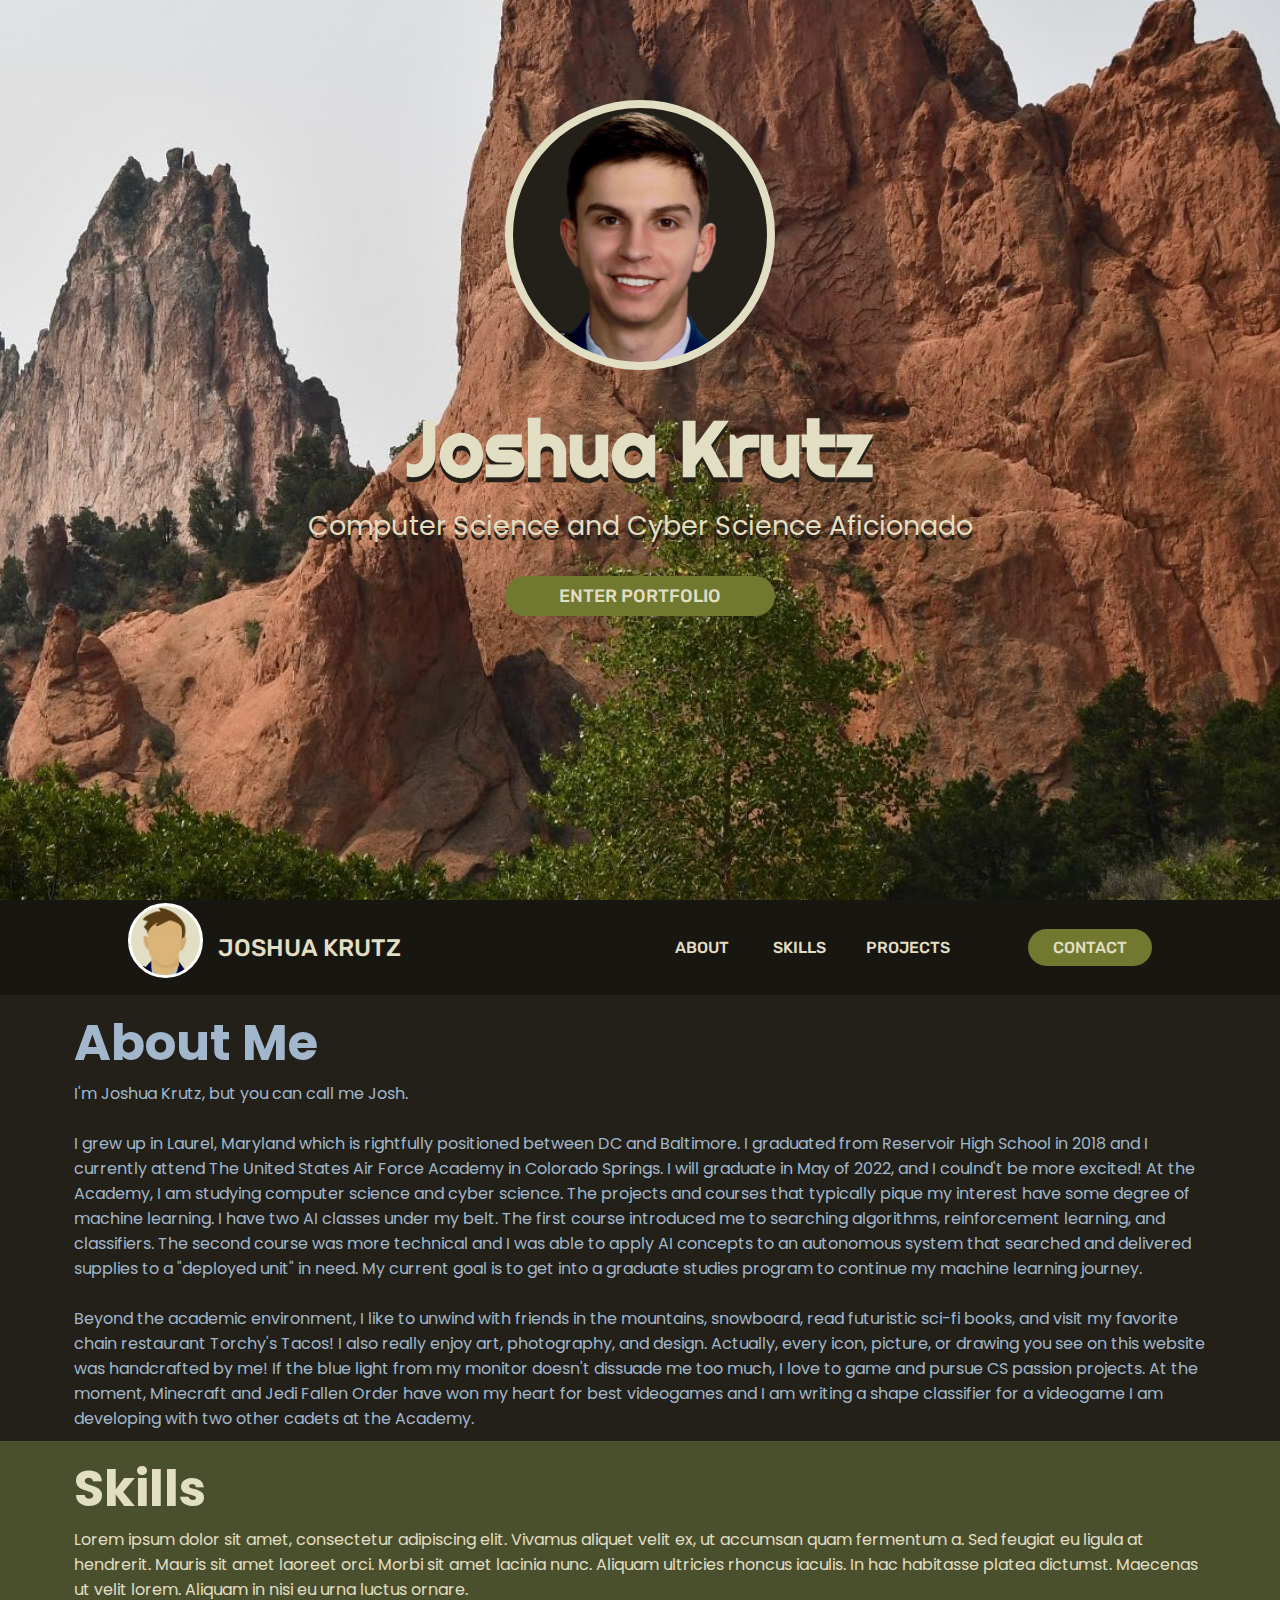
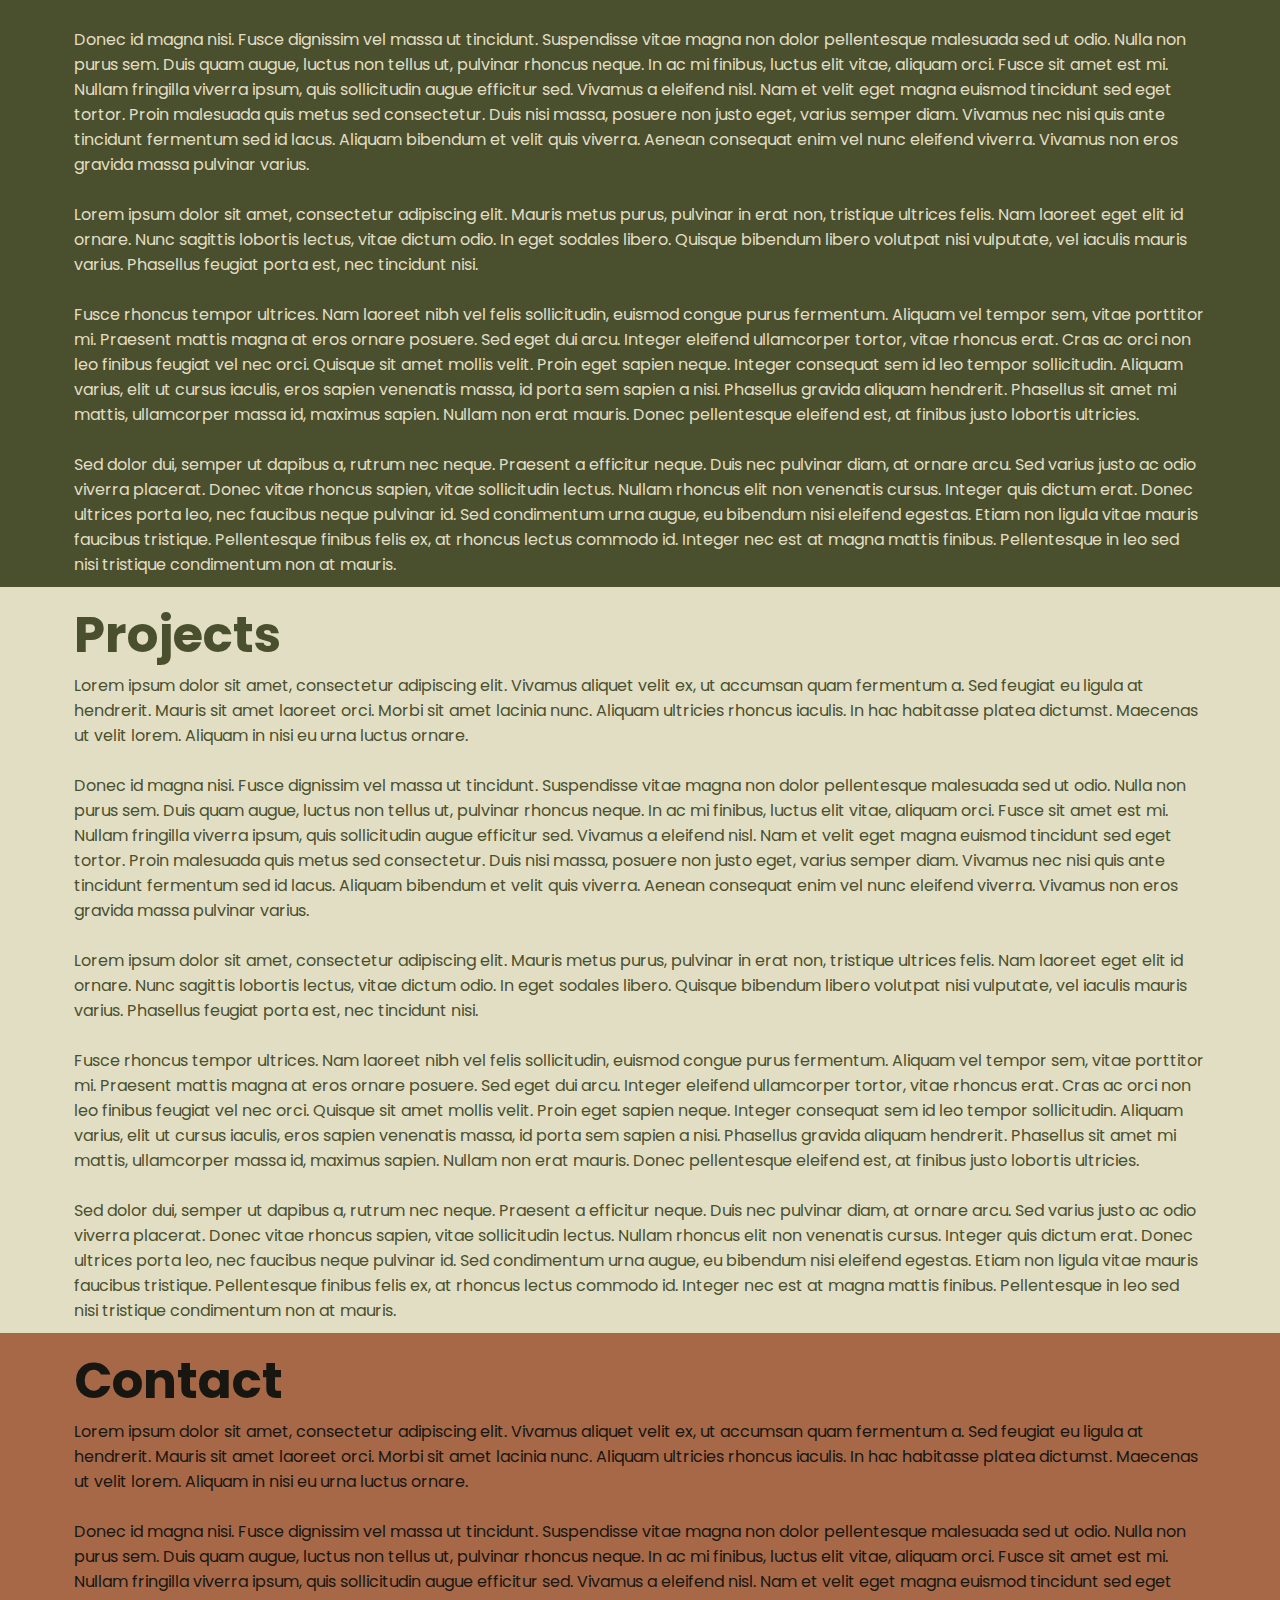
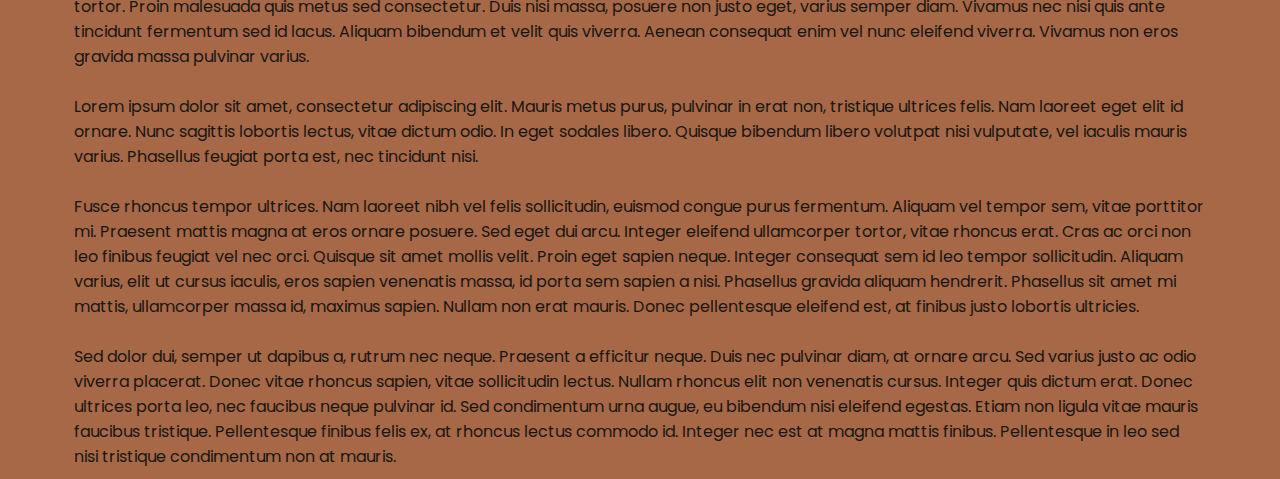
<file: index.html>
<!DOCTYPE html>
<html>
<head>
    <title>Joshua Krutz | Portfolio</title>
    <link rel="stylesheet" href="styles.css">
    <meta name="viewport" content="width=device-width, initial-scale=1, user-scalable=no">

</head>
<body>
    <main class="scroll-container">
        <section class="parallax">
            <div class="circle" id="me"> </div>
            <h1>Joshua Krutz</h1>
            <p>Computer Science and Cyber Science Aficionado</p>
            <button id="call-button"  type="submit">Enter Portfolio</button>
        </section>

        <header id="headerbar">
            <div id="logoandpic">
                <div class="circle" id="me"></div>
                <h2 class="logo">Joshua Krutz</h2>
            </div>
            <nav>
                <ul id="menu">
                    <div id="firstrow">
                        <li><a href="#about" id="menu-li">About</a></li>
                        <li><a href="#skills" id="menu-li">Skills</a></li>
                    </div>
                    <div id="secondrow">
                        <li><a href="#projects" id="menu-li">Projects</a></li>
                        <li><a href="#contact" id="menu-li" class="hidden-list">Contact</a></li>
                    </div>
                </ul>
            </nav>
            <button type="submit" id="contact-btn">Contact</button>
        </header>


        <section id="about">
            <div id="content">
                <h3>About Me</h3>
                <p id="normal-about">
                    I'm Joshua Krutz, but you can call me Josh.
                    <br /><br />
                    I grew up in Laurel, Maryland which is rightfully positioned between DC and Baltimore. I graduated
                    from Reservoir High School in 2018 and I currently attend <span>The United States Air Force Academy</span> in Colorado Springs.
                    I will graduate in May of 2022, and I coulnd't be more excited! At the Academy, I am studying <span>computer science</span>
                    and <span>cyber science</span>. The projects and courses that typically pique my interest have some degree of machine learning.
                    I have two AI classes under my belt. The first course introduced me to searching algorithms, reinforcement learning, and
                    classifiers. The second course was more technical and I was able to apply AI concepts to an autonomous system that searched
                    and delivered supplies to a "deployed unit" in need. My current goal is to get into a graduate studies program to continue my
                    machine learning journey.
                    <br /><br />
                    Beyond the academic environment, I like to unwind with friends in the mountains, snowboard, read futuristic sci-fi books, and
                    visit my favorite chain restaurant Torchy's Tacos! I also really enjoy art, photography, and design. Actually, every icon,
                    picture, or drawing you see on this website was handcrafted by me! If the blue light from my monitor doesn't dissuade me too
                    much, I love to game and pursue CS passion projects. At the moment, Minecraft and Jedi Fallen Order have won my heart for
                    best videogames and I am writing a shape classifier for a videogame I am developing with two other cadets at the Academy.
                </p>
            </div>
        </section>

        <section id="skills">
            <div id="content">
                <h3>Skills</h3>
                <p>
                    Lorem ipsum dolor sit amet, consectetur adipiscing elit. Vivamus aliquet velit ex, ut accumsan quam fermentum a. Sed feugiat eu ligula at hendrerit. Mauris sit amet laoreet orci. Morbi sit amet lacinia nunc. Aliquam ultricies rhoncus iaculis. In hac habitasse platea dictumst. Maecenas ut velit lorem. Aliquam in nisi eu urna luctus ornare.
                    <br /><br />
                    Donec id magna nisi. Fusce dignissim vel massa ut tincidunt. Suspendisse vitae magna non dolor pellentesque malesuada sed ut odio. Nulla non purus sem. Duis quam augue, luctus non tellus ut, pulvinar rhoncus neque. In ac mi finibus, luctus elit vitae, aliquam orci. Fusce sit amet est mi. Nullam fringilla viverra ipsum, quis sollicitudin augue efficitur sed. Vivamus a eleifend nisl. Nam et velit eget magna euismod tincidunt sed eget tortor. Proin malesuada quis metus sed consectetur. Duis nisi massa, posuere non justo eget, varius semper diam. Vivamus nec nisi quis ante tincidunt fermentum sed id lacus. Aliquam bibendum et velit quis viverra. Aenean consequat enim vel nunc eleifend viverra. Vivamus non eros gravida massa pulvinar varius.
                    <br /><br />
                    Lorem ipsum dolor sit amet, consectetur adipiscing elit. Mauris metus purus, pulvinar in erat non, tristique ultrices felis. Nam laoreet eget elit id ornare. Nunc sagittis lobortis lectus, vitae dictum odio. In eget sodales libero. Quisque bibendum libero volutpat nisi vulputate, vel iaculis mauris varius. Phasellus feugiat porta est, nec tincidunt nisi.
                    <br /><br />
                    Fusce rhoncus tempor ultrices. Nam laoreet nibh vel felis sollicitudin, euismod congue purus fermentum. Aliquam vel tempor sem, vitae porttitor mi. Praesent mattis magna at eros ornare posuere. Sed eget dui arcu. Integer eleifend ullamcorper tortor, vitae rhoncus erat. Cras ac orci non leo finibus feugiat vel nec orci. Quisque sit amet mollis velit. Proin eget sapien neque. Integer consequat sem id leo tempor sollicitudin. Aliquam varius, elit ut cursus iaculis, eros sapien venenatis massa, id porta sem sapien a nisi. Phasellus gravida aliquam hendrerit. Phasellus sit amet mi mattis, ullamcorper massa id, maximus sapien. Nullam non erat mauris. Donec pellentesque eleifend est, at finibus justo lobortis ultricies.
                    <br /><br />
                    Sed dolor dui, semper ut dapibus a, rutrum nec neque. Praesent a efficitur neque. Duis nec pulvinar diam, at ornare arcu. Sed varius justo ac odio viverra placerat. Donec vitae rhoncus sapien, vitae sollicitudin lectus. Nullam rhoncus elit non venenatis cursus. Integer quis dictum erat. Donec ultrices porta leo, nec faucibus neque pulvinar id. Sed condimentum urna augue, eu bibendum nisi eleifend egestas. Etiam non ligula vitae mauris faucibus tristique. Pellentesque finibus felis ex, at rhoncus lectus commodo id. Integer nec est at magna mattis finibus. Pellentesque in leo sed nisi tristique condimentum non at mauris.
                </p>
            </div>
        </section>

        <section id="projects">
            <div id="content">
                <h3>Projects</h3>
                <p>
                    Lorem ipsum dolor sit amet, consectetur adipiscing elit. Vivamus aliquet velit ex, ut accumsan quam fermentum a. Sed feugiat eu ligula at hendrerit. Mauris sit amet laoreet orci. Morbi sit amet lacinia nunc. Aliquam ultricies rhoncus iaculis. In hac habitasse platea dictumst. Maecenas ut velit lorem. Aliquam in nisi eu urna luctus ornare.
                    <br /><br />
                    Donec id magna nisi. Fusce dignissim vel massa ut tincidunt. Suspendisse vitae magna non dolor pellentesque malesuada sed ut odio. Nulla non purus sem. Duis quam augue, luctus non tellus ut, pulvinar rhoncus neque. In ac mi finibus, luctus elit vitae, aliquam orci. Fusce sit amet est mi. Nullam fringilla viverra ipsum, quis sollicitudin augue efficitur sed. Vivamus a eleifend nisl. Nam et velit eget magna euismod tincidunt sed eget tortor. Proin malesuada quis metus sed consectetur. Duis nisi massa, posuere non justo eget, varius semper diam. Vivamus nec nisi quis ante tincidunt fermentum sed id lacus. Aliquam bibendum et velit quis viverra. Aenean consequat enim vel nunc eleifend viverra. Vivamus non eros gravida massa pulvinar varius.
                    <br /><br />
                    Lorem ipsum dolor sit amet, consectetur adipiscing elit. Mauris metus purus, pulvinar in erat non, tristique ultrices felis. Nam laoreet eget elit id ornare. Nunc sagittis lobortis lectus, vitae dictum odio. In eget sodales libero. Quisque bibendum libero volutpat nisi vulputate, vel iaculis mauris varius. Phasellus feugiat porta est, nec tincidunt nisi.
                    <br /><br />
                    Fusce rhoncus tempor ultrices. Nam laoreet nibh vel felis sollicitudin, euismod congue purus fermentum. Aliquam vel tempor sem, vitae porttitor mi. Praesent mattis magna at eros ornare posuere. Sed eget dui arcu. Integer eleifend ullamcorper tortor, vitae rhoncus erat. Cras ac orci non leo finibus feugiat vel nec orci. Quisque sit amet mollis velit. Proin eget sapien neque. Integer consequat sem id leo tempor sollicitudin. Aliquam varius, elit ut cursus iaculis, eros sapien venenatis massa, id porta sem sapien a nisi. Phasellus gravida aliquam hendrerit. Phasellus sit amet mi mattis, ullamcorper massa id, maximus sapien. Nullam non erat mauris. Donec pellentesque eleifend est, at finibus justo lobortis ultricies.
                    <br /><br />
                    Sed dolor dui, semper ut dapibus a, rutrum nec neque. Praesent a efficitur neque. Duis nec pulvinar diam, at ornare arcu. Sed varius justo ac odio viverra placerat. Donec vitae rhoncus sapien, vitae sollicitudin lectus. Nullam rhoncus elit non venenatis cursus. Integer quis dictum erat. Donec ultrices porta leo, nec faucibus neque pulvinar id. Sed condimentum urna augue, eu bibendum nisi eleifend egestas. Etiam non ligula vitae mauris faucibus tristique. Pellentesque finibus felis ex, at rhoncus lectus commodo id. Integer nec est at magna mattis finibus. Pellentesque in leo sed nisi tristique condimentum non at mauris.
                </p>
            </div>
        </section>

        <section id="contact">
            <div id="content">
                <h3>Contact</h3>
                <p>
                    Lorem ipsum dolor sit amet, consectetur adipiscing elit. Vivamus aliquet velit ex, ut accumsan quam fermentum a. Sed feugiat eu ligula at hendrerit. Mauris sit amet laoreet orci. Morbi sit amet lacinia nunc. Aliquam ultricies rhoncus iaculis. In hac habitasse platea dictumst. Maecenas ut velit lorem. Aliquam in nisi eu urna luctus ornare.
                    <br /><br />
                    Donec id magna nisi. Fusce dignissim vel massa ut tincidunt. Suspendisse vitae magna non dolor pellentesque malesuada sed ut odio. Nulla non purus sem. Duis quam augue, luctus non tellus ut, pulvinar rhoncus neque. In ac mi finibus, luctus elit vitae, aliquam orci. Fusce sit amet est mi. Nullam fringilla viverra ipsum, quis sollicitudin augue efficitur sed. Vivamus a eleifend nisl. Nam et velit eget magna euismod tincidunt sed eget tortor. Proin malesuada quis metus sed consectetur. Duis nisi massa, posuere non justo eget, varius semper diam. Vivamus nec nisi quis ante tincidunt fermentum sed id lacus. Aliquam bibendum et velit quis viverra. Aenean consequat enim vel nunc eleifend viverra. Vivamus non eros gravida massa pulvinar varius.
                    <br /><br />
                    Lorem ipsum dolor sit amet, consectetur adipiscing elit. Mauris metus purus, pulvinar in erat non, tristique ultrices felis. Nam laoreet eget elit id ornare. Nunc sagittis lobortis lectus, vitae dictum odio. In eget sodales libero. Quisque bibendum libero volutpat nisi vulputate, vel iaculis mauris varius. Phasellus feugiat porta est, nec tincidunt nisi.
                    <br /><br />
                    Fusce rhoncus tempor ultrices. Nam laoreet nibh vel felis sollicitudin, euismod congue purus fermentum. Aliquam vel tempor sem, vitae porttitor mi. Praesent mattis magna at eros ornare posuere. Sed eget dui arcu. Integer eleifend ullamcorper tortor, vitae rhoncus erat. Cras ac orci non leo finibus feugiat vel nec orci. Quisque sit amet mollis velit. Proin eget sapien neque. Integer consequat sem id leo tempor sollicitudin. Aliquam varius, elit ut cursus iaculis, eros sapien venenatis massa, id porta sem sapien a nisi. Phasellus gravida aliquam hendrerit. Phasellus sit amet mi mattis, ullamcorper massa id, maximus sapien. Nullam non erat mauris. Donec pellentesque eleifend est, at finibus justo lobortis ultricies.
                    <br /><br />
                    Sed dolor dui, semper ut dapibus a, rutrum nec neque. Praesent a efficitur neque. Duis nec pulvinar diam, at ornare arcu. Sed varius justo ac odio viverra placerat. Donec vitae rhoncus sapien, vitae sollicitudin lectus. Nullam rhoncus elit non venenatis cursus. Integer quis dictum erat. Donec ultrices porta leo, nec faucibus neque pulvinar id. Sed condimentum urna augue, eu bibendum nisi eleifend egestas. Etiam non ligula vitae mauris faucibus tristique. Pellentesque finibus felis ex, at rhoncus lectus commodo id. Integer nec est at magna mattis finibus. Pellentesque in leo sed nisi tristique condimentum non at mauris.
                </p>
            </div>
        </section>
    </main>
    <footer>
    </footer>
    <script src="scroll.js"></script>
</body>
</html>
</file>
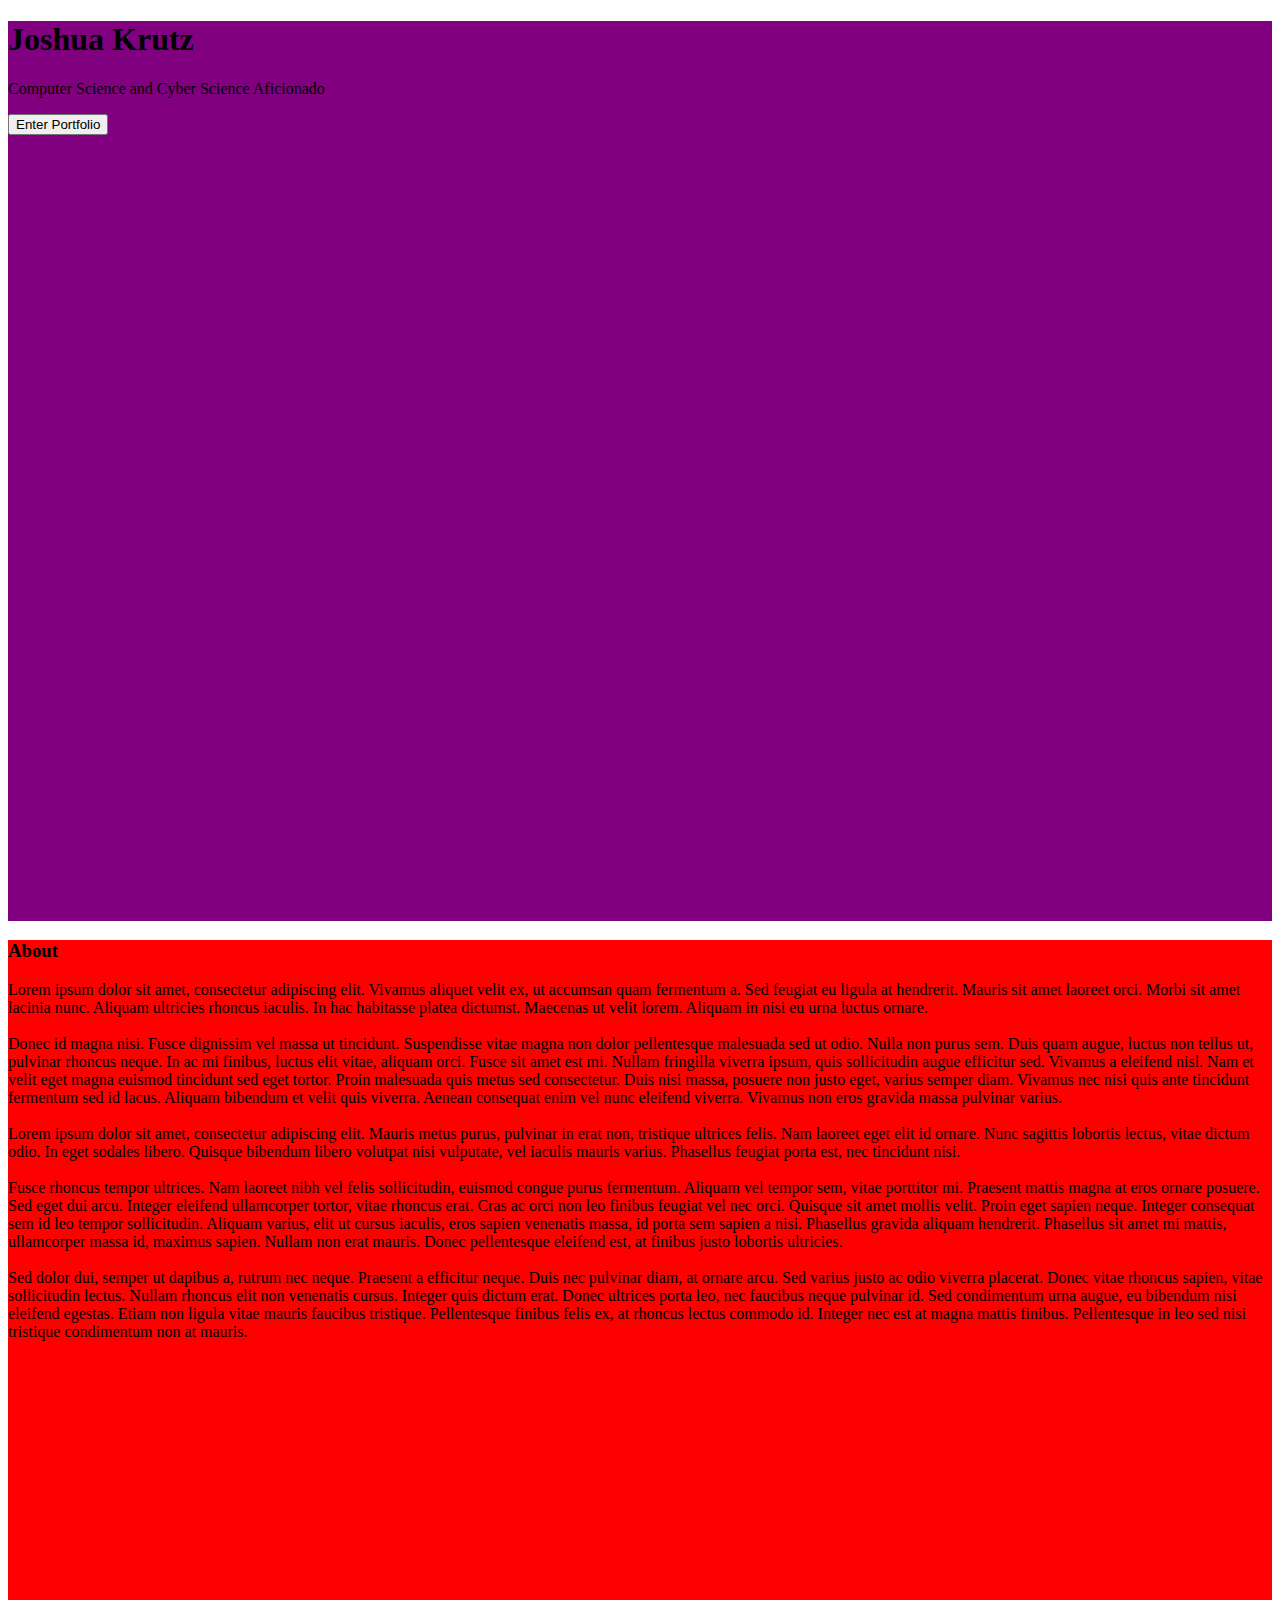
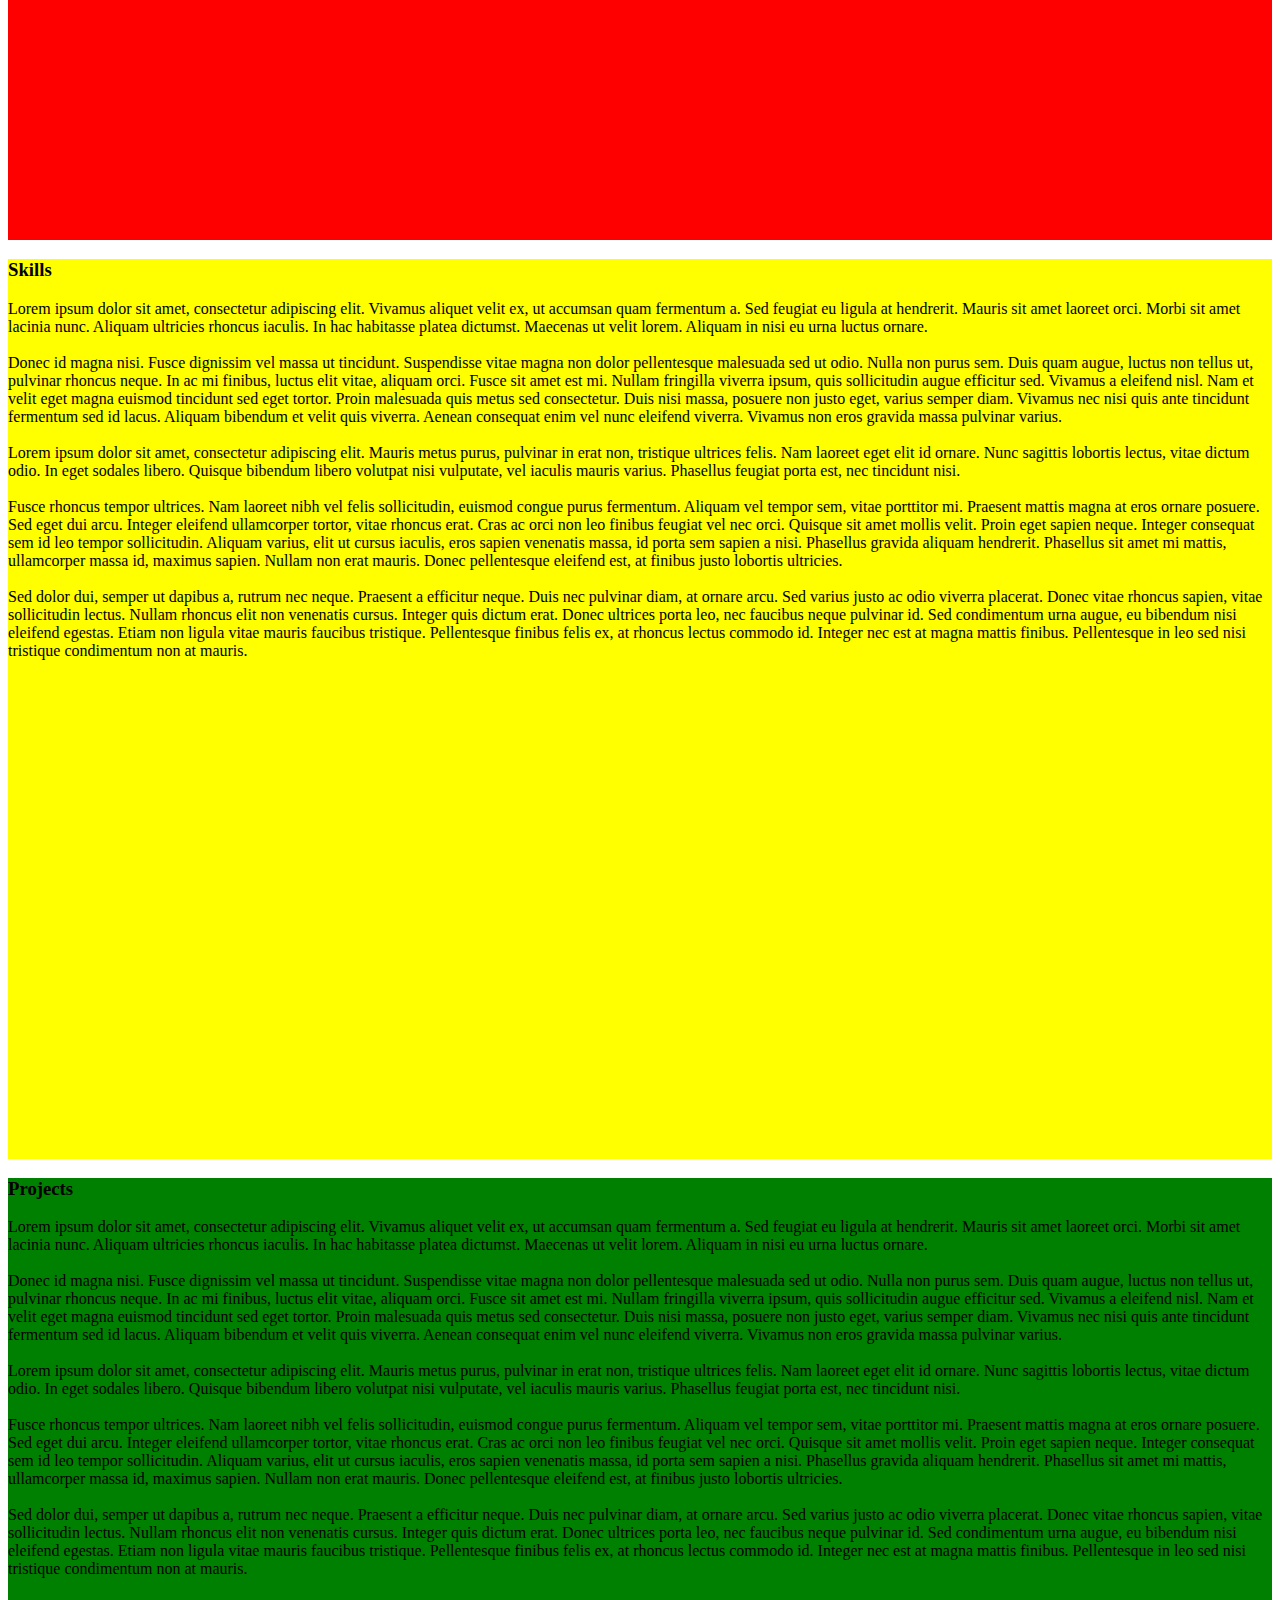
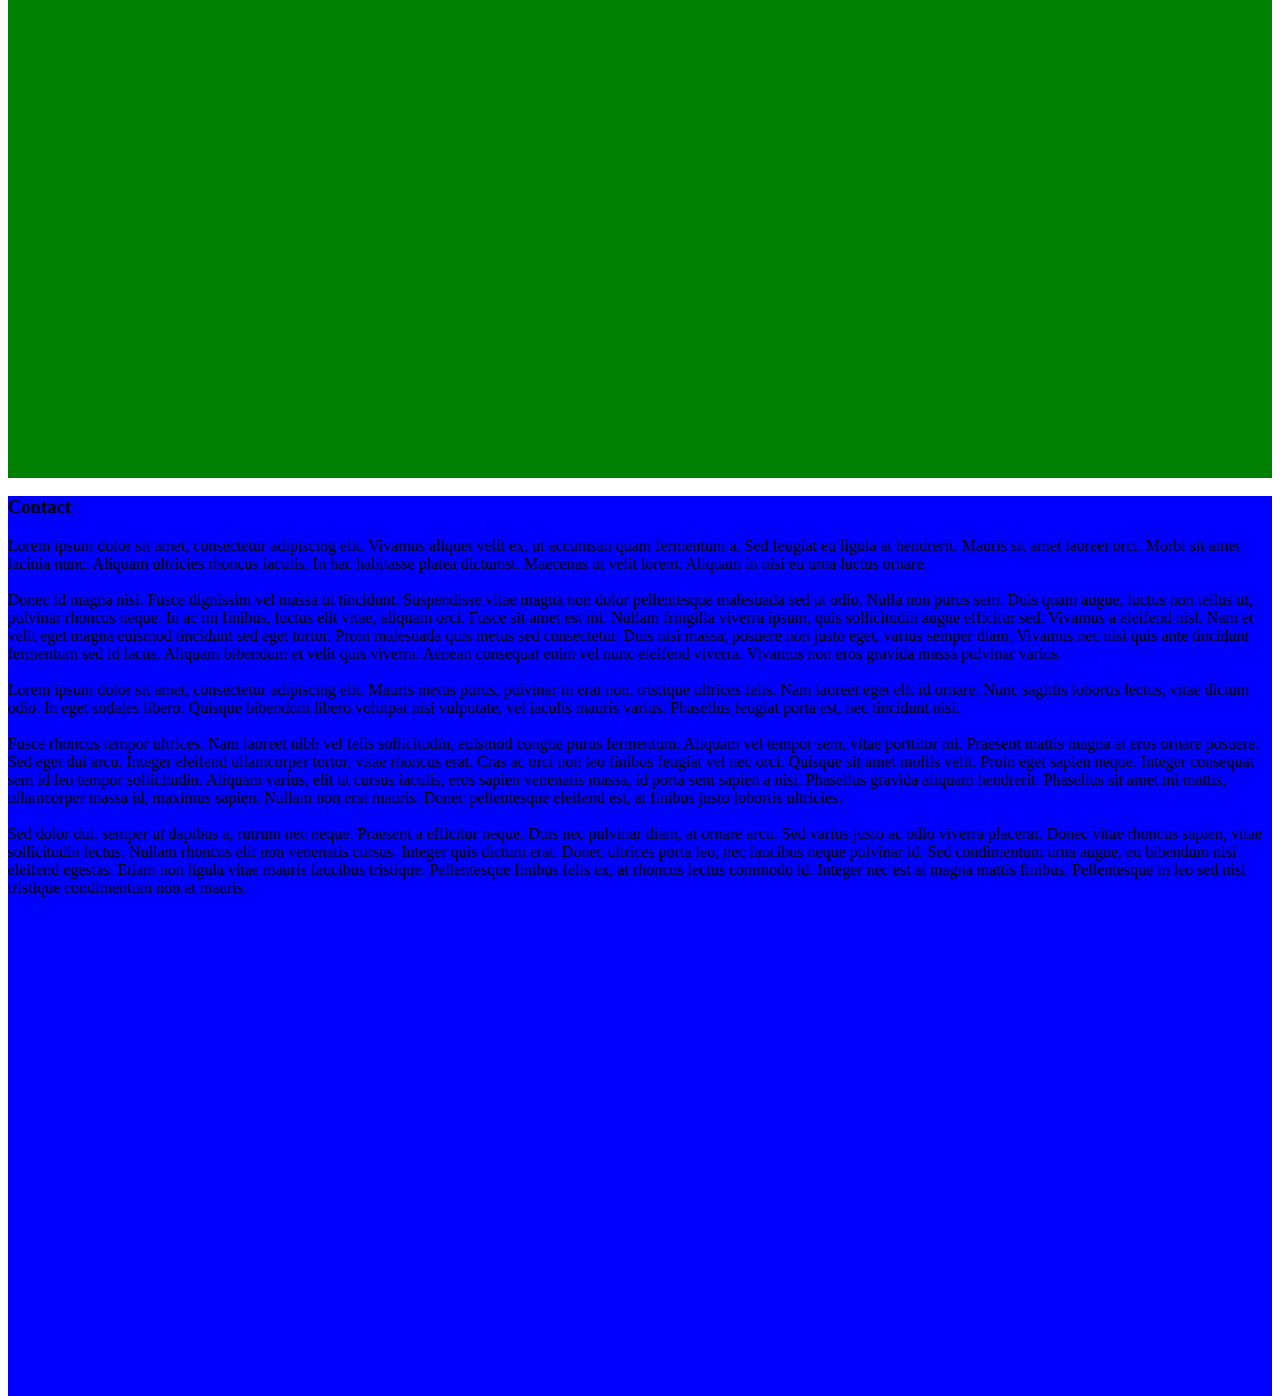
<file: projects/index.html>
<!DOCTYPE html>
<html>
<head>
    <title>Joshua Krutz | Portfolio</title>
    <link rel="stylesheet" href="styles.css">
    <meta name="viewport" content="width=device-width, initial-scale=1">
    <script src="https://ajax.googleapis.com/ajax/libs/jquery/3.5.1/jquery.min.js"></script>
    <script>
        $(window).bind('DOMMouseScroll mousewheel', function (event) {

            if (event.originalEvent.wheelDelta >= 0) {
                ScrollUp(1000);
            }
            else {
                ScrollDown(1000);
            }
        });

    </script>
</head>
<body>
    <main class="scroll-container">
        <section class="parallax">
            <div class="circle" id="me"> </div>
            <h1>Joshua Krutz</h1>
            <p>Computer Science and Cyber Science Aficionado</p>
            <button id="call-button" onClick="document.getElementById('about').scrollIntoView({behavior: 'smooth'});">Enter Portfolio</button>
        </section>

        <section id="about">
            <h3>About</h3>
            <p>
                Lorem ipsum dolor sit amet, consectetur adipiscing elit. Vivamus aliquet velit ex, ut accumsan quam fermentum a. Sed feugiat eu ligula at hendrerit. Mauris sit amet laoreet orci. Morbi sit amet lacinia nunc. Aliquam ultricies rhoncus iaculis. In hac habitasse platea dictumst. Maecenas ut velit lorem. Aliquam in nisi eu urna luctus ornare.
                <br /><br />
                Donec id magna nisi. Fusce dignissim vel massa ut tincidunt. Suspendisse vitae magna non dolor pellentesque malesuada sed ut odio. Nulla non purus sem. Duis quam augue, luctus non tellus ut, pulvinar rhoncus neque. In ac mi finibus, luctus elit vitae, aliquam orci. Fusce sit amet est mi. Nullam fringilla viverra ipsum, quis sollicitudin augue efficitur sed. Vivamus a eleifend nisl. Nam et velit eget magna euismod tincidunt sed eget tortor. Proin malesuada quis metus sed consectetur. Duis nisi massa, posuere non justo eget, varius semper diam. Vivamus nec nisi quis ante tincidunt fermentum sed id lacus. Aliquam bibendum et velit quis viverra. Aenean consequat enim vel nunc eleifend viverra. Vivamus non eros gravida massa pulvinar varius.
                <br /><br />
                Lorem ipsum dolor sit amet, consectetur adipiscing elit. Mauris metus purus, pulvinar in erat non, tristique ultrices felis. Nam laoreet eget elit id ornare. Nunc sagittis lobortis lectus, vitae dictum odio. In eget sodales libero. Quisque bibendum libero volutpat nisi vulputate, vel iaculis mauris varius. Phasellus feugiat porta est, nec tincidunt nisi.
                <br /><br />
                Fusce rhoncus tempor ultrices. Nam laoreet nibh vel felis sollicitudin, euismod congue purus fermentum. Aliquam vel tempor sem, vitae porttitor mi. Praesent mattis magna at eros ornare posuere. Sed eget dui arcu. Integer eleifend ullamcorper tortor, vitae rhoncus erat. Cras ac orci non leo finibus feugiat vel nec orci. Quisque sit amet mollis velit. Proin eget sapien neque. Integer consequat sem id leo tempor sollicitudin. Aliquam varius, elit ut cursus iaculis, eros sapien venenatis massa, id porta sem sapien a nisi. Phasellus gravida aliquam hendrerit. Phasellus sit amet mi mattis, ullamcorper massa id, maximus sapien. Nullam non erat mauris. Donec pellentesque eleifend est, at finibus justo lobortis ultricies.
                <br /><br />
                Sed dolor dui, semper ut dapibus a, rutrum nec neque. Praesent a efficitur neque. Duis nec pulvinar diam, at ornare arcu. Sed varius justo ac odio viverra placerat. Donec vitae rhoncus sapien, vitae sollicitudin lectus. Nullam rhoncus elit non venenatis cursus. Integer quis dictum erat. Donec ultrices porta leo, nec faucibus neque pulvinar id. Sed condimentum urna augue, eu bibendum nisi eleifend egestas. Etiam non ligula vitae mauris faucibus tristique. Pellentesque finibus felis ex, at rhoncus lectus commodo id. Integer nec est at magna mattis finibus. Pellentesque in leo sed nisi tristique condimentum non at mauris.
            </p>
        </section>

        <section id="skills">
            <h3>Skills</h3>
            <p>
                Lorem ipsum dolor sit amet, consectetur adipiscing elit. Vivamus aliquet velit ex, ut accumsan quam fermentum a. Sed feugiat eu ligula at hendrerit. Mauris sit amet laoreet orci. Morbi sit amet lacinia nunc. Aliquam ultricies rhoncus iaculis. In hac habitasse platea dictumst. Maecenas ut velit lorem. Aliquam in nisi eu urna luctus ornare.
                <br /><br />
                Donec id magna nisi. Fusce dignissim vel massa ut tincidunt. Suspendisse vitae magna non dolor pellentesque malesuada sed ut odio. Nulla non purus sem. Duis quam augue, luctus non tellus ut, pulvinar rhoncus neque. In ac mi finibus, luctus elit vitae, aliquam orci. Fusce sit amet est mi. Nullam fringilla viverra ipsum, quis sollicitudin augue efficitur sed. Vivamus a eleifend nisl. Nam et velit eget magna euismod tincidunt sed eget tortor. Proin malesuada quis metus sed consectetur. Duis nisi massa, posuere non justo eget, varius semper diam. Vivamus nec nisi quis ante tincidunt fermentum sed id lacus. Aliquam bibendum et velit quis viverra. Aenean consequat enim vel nunc eleifend viverra. Vivamus non eros gravida massa pulvinar varius.
                <br /><br />
                Lorem ipsum dolor sit amet, consectetur adipiscing elit. Mauris metus purus, pulvinar in erat non, tristique ultrices felis. Nam laoreet eget elit id ornare. Nunc sagittis lobortis lectus, vitae dictum odio. In eget sodales libero. Quisque bibendum libero volutpat nisi vulputate, vel iaculis mauris varius. Phasellus feugiat porta est, nec tincidunt nisi.
                <br /><br />
                Fusce rhoncus tempor ultrices. Nam laoreet nibh vel felis sollicitudin, euismod congue purus fermentum. Aliquam vel tempor sem, vitae porttitor mi. Praesent mattis magna at eros ornare posuere. Sed eget dui arcu. Integer eleifend ullamcorper tortor, vitae rhoncus erat. Cras ac orci non leo finibus feugiat vel nec orci. Quisque sit amet mollis velit. Proin eget sapien neque. Integer consequat sem id leo tempor sollicitudin. Aliquam varius, elit ut cursus iaculis, eros sapien venenatis massa, id porta sem sapien a nisi. Phasellus gravida aliquam hendrerit. Phasellus sit amet mi mattis, ullamcorper massa id, maximus sapien. Nullam non erat mauris. Donec pellentesque eleifend est, at finibus justo lobortis ultricies.
                <br /><br />
                Sed dolor dui, semper ut dapibus a, rutrum nec neque. Praesent a efficitur neque. Duis nec pulvinar diam, at ornare arcu. Sed varius justo ac odio viverra placerat. Donec vitae rhoncus sapien, vitae sollicitudin lectus. Nullam rhoncus elit non venenatis cursus. Integer quis dictum erat. Donec ultrices porta leo, nec faucibus neque pulvinar id. Sed condimentum urna augue, eu bibendum nisi eleifend egestas. Etiam non ligula vitae mauris faucibus tristique. Pellentesque finibus felis ex, at rhoncus lectus commodo id. Integer nec est at magna mattis finibus. Pellentesque in leo sed nisi tristique condimentum non at mauris.
            </p>
        </section>

        <section id="projects">
            <h3>Projects</h3>
            <p>
                Lorem ipsum dolor sit amet, consectetur adipiscing elit. Vivamus aliquet velit ex, ut accumsan quam fermentum a. Sed feugiat eu ligula at hendrerit. Mauris sit amet laoreet orci. Morbi sit amet lacinia nunc. Aliquam ultricies rhoncus iaculis. In hac habitasse platea dictumst. Maecenas ut velit lorem. Aliquam in nisi eu urna luctus ornare.
                <br /><br />
                Donec id magna nisi. Fusce dignissim vel massa ut tincidunt. Suspendisse vitae magna non dolor pellentesque malesuada sed ut odio. Nulla non purus sem. Duis quam augue, luctus non tellus ut, pulvinar rhoncus neque. In ac mi finibus, luctus elit vitae, aliquam orci. Fusce sit amet est mi. Nullam fringilla viverra ipsum, quis sollicitudin augue efficitur sed. Vivamus a eleifend nisl. Nam et velit eget magna euismod tincidunt sed eget tortor. Proin malesuada quis metus sed consectetur. Duis nisi massa, posuere non justo eget, varius semper diam. Vivamus nec nisi quis ante tincidunt fermentum sed id lacus. Aliquam bibendum et velit quis viverra. Aenean consequat enim vel nunc eleifend viverra. Vivamus non eros gravida massa pulvinar varius.
                <br /><br />
                Lorem ipsum dolor sit amet, consectetur adipiscing elit. Mauris metus purus, pulvinar in erat non, tristique ultrices felis. Nam laoreet eget elit id ornare. Nunc sagittis lobortis lectus, vitae dictum odio. In eget sodales libero. Quisque bibendum libero volutpat nisi vulputate, vel iaculis mauris varius. Phasellus feugiat porta est, nec tincidunt nisi.
                <br /><br />
                Fusce rhoncus tempor ultrices. Nam laoreet nibh vel felis sollicitudin, euismod congue purus fermentum. Aliquam vel tempor sem, vitae porttitor mi. Praesent mattis magna at eros ornare posuere. Sed eget dui arcu. Integer eleifend ullamcorper tortor, vitae rhoncus erat. Cras ac orci non leo finibus feugiat vel nec orci. Quisque sit amet mollis velit. Proin eget sapien neque. Integer consequat sem id leo tempor sollicitudin. Aliquam varius, elit ut cursus iaculis, eros sapien venenatis massa, id porta sem sapien a nisi. Phasellus gravida aliquam hendrerit. Phasellus sit amet mi mattis, ullamcorper massa id, maximus sapien. Nullam non erat mauris. Donec pellentesque eleifend est, at finibus justo lobortis ultricies.
                <br /><br />
                Sed dolor dui, semper ut dapibus a, rutrum nec neque. Praesent a efficitur neque. Duis nec pulvinar diam, at ornare arcu. Sed varius justo ac odio viverra placerat. Donec vitae rhoncus sapien, vitae sollicitudin lectus. Nullam rhoncus elit non venenatis cursus. Integer quis dictum erat. Donec ultrices porta leo, nec faucibus neque pulvinar id. Sed condimentum urna augue, eu bibendum nisi eleifend egestas. Etiam non ligula vitae mauris faucibus tristique. Pellentesque finibus felis ex, at rhoncus lectus commodo id. Integer nec est at magna mattis finibus. Pellentesque in leo sed nisi tristique condimentum non at mauris.
            </p>
        </section>

        <section id="contact">
            <h3>Contact</h3>
            <p>
                Lorem ipsum dolor sit amet, consectetur adipiscing elit. Vivamus aliquet velit ex, ut accumsan quam fermentum a. Sed feugiat eu ligula at hendrerit. Mauris sit amet laoreet orci. Morbi sit amet lacinia nunc. Aliquam ultricies rhoncus iaculis. In hac habitasse platea dictumst. Maecenas ut velit lorem. Aliquam in nisi eu urna luctus ornare.
                <br /><br />
                Donec id magna nisi. Fusce dignissim vel massa ut tincidunt. Suspendisse vitae magna non dolor pellentesque malesuada sed ut odio. Nulla non purus sem. Duis quam augue, luctus non tellus ut, pulvinar rhoncus neque. In ac mi finibus, luctus elit vitae, aliquam orci. Fusce sit amet est mi. Nullam fringilla viverra ipsum, quis sollicitudin augue efficitur sed. Vivamus a eleifend nisl. Nam et velit eget magna euismod tincidunt sed eget tortor. Proin malesuada quis metus sed consectetur. Duis nisi massa, posuere non justo eget, varius semper diam. Vivamus nec nisi quis ante tincidunt fermentum sed id lacus. Aliquam bibendum et velit quis viverra. Aenean consequat enim vel nunc eleifend viverra. Vivamus non eros gravida massa pulvinar varius.
                <br /><br />
                Lorem ipsum dolor sit amet, consectetur adipiscing elit. Mauris metus purus, pulvinar in erat non, tristique ultrices felis. Nam laoreet eget elit id ornare. Nunc sagittis lobortis lectus, vitae dictum odio. In eget sodales libero. Quisque bibendum libero volutpat nisi vulputate, vel iaculis mauris varius. Phasellus feugiat porta est, nec tincidunt nisi.
                <br /><br />
                Fusce rhoncus tempor ultrices. Nam laoreet nibh vel felis sollicitudin, euismod congue purus fermentum. Aliquam vel tempor sem, vitae porttitor mi. Praesent mattis magna at eros ornare posuere. Sed eget dui arcu. Integer eleifend ullamcorper tortor, vitae rhoncus erat. Cras ac orci non leo finibus feugiat vel nec orci. Quisque sit amet mollis velit. Proin eget sapien neque. Integer consequat sem id leo tempor sollicitudin. Aliquam varius, elit ut cursus iaculis, eros sapien venenatis massa, id porta sem sapien a nisi. Phasellus gravida aliquam hendrerit. Phasellus sit amet mi mattis, ullamcorper massa id, maximus sapien. Nullam non erat mauris. Donec pellentesque eleifend est, at finibus justo lobortis ultricies.
                <br /><br />
                Sed dolor dui, semper ut dapibus a, rutrum nec neque. Praesent a efficitur neque. Duis nec pulvinar diam, at ornare arcu. Sed varius justo ac odio viverra placerat. Donec vitae rhoncus sapien, vitae sollicitudin lectus. Nullam rhoncus elit non venenatis cursus. Integer quis dictum erat. Donec ultrices porta leo, nec faucibus neque pulvinar id. Sed condimentum urna augue, eu bibendum nisi eleifend egestas. Etiam non ligula vitae mauris faucibus tristique. Pellentesque finibus felis ex, at rhoncus lectus commodo id. Integer nec est at magna mattis finibus. Pellentesque in leo sed nisi tristique condimentum non at mauris.
            </p>
        </section>
    </main>
    <footer>
    </footer>
    <script src="scroll.js"></script>
</body>
</html>
</file>
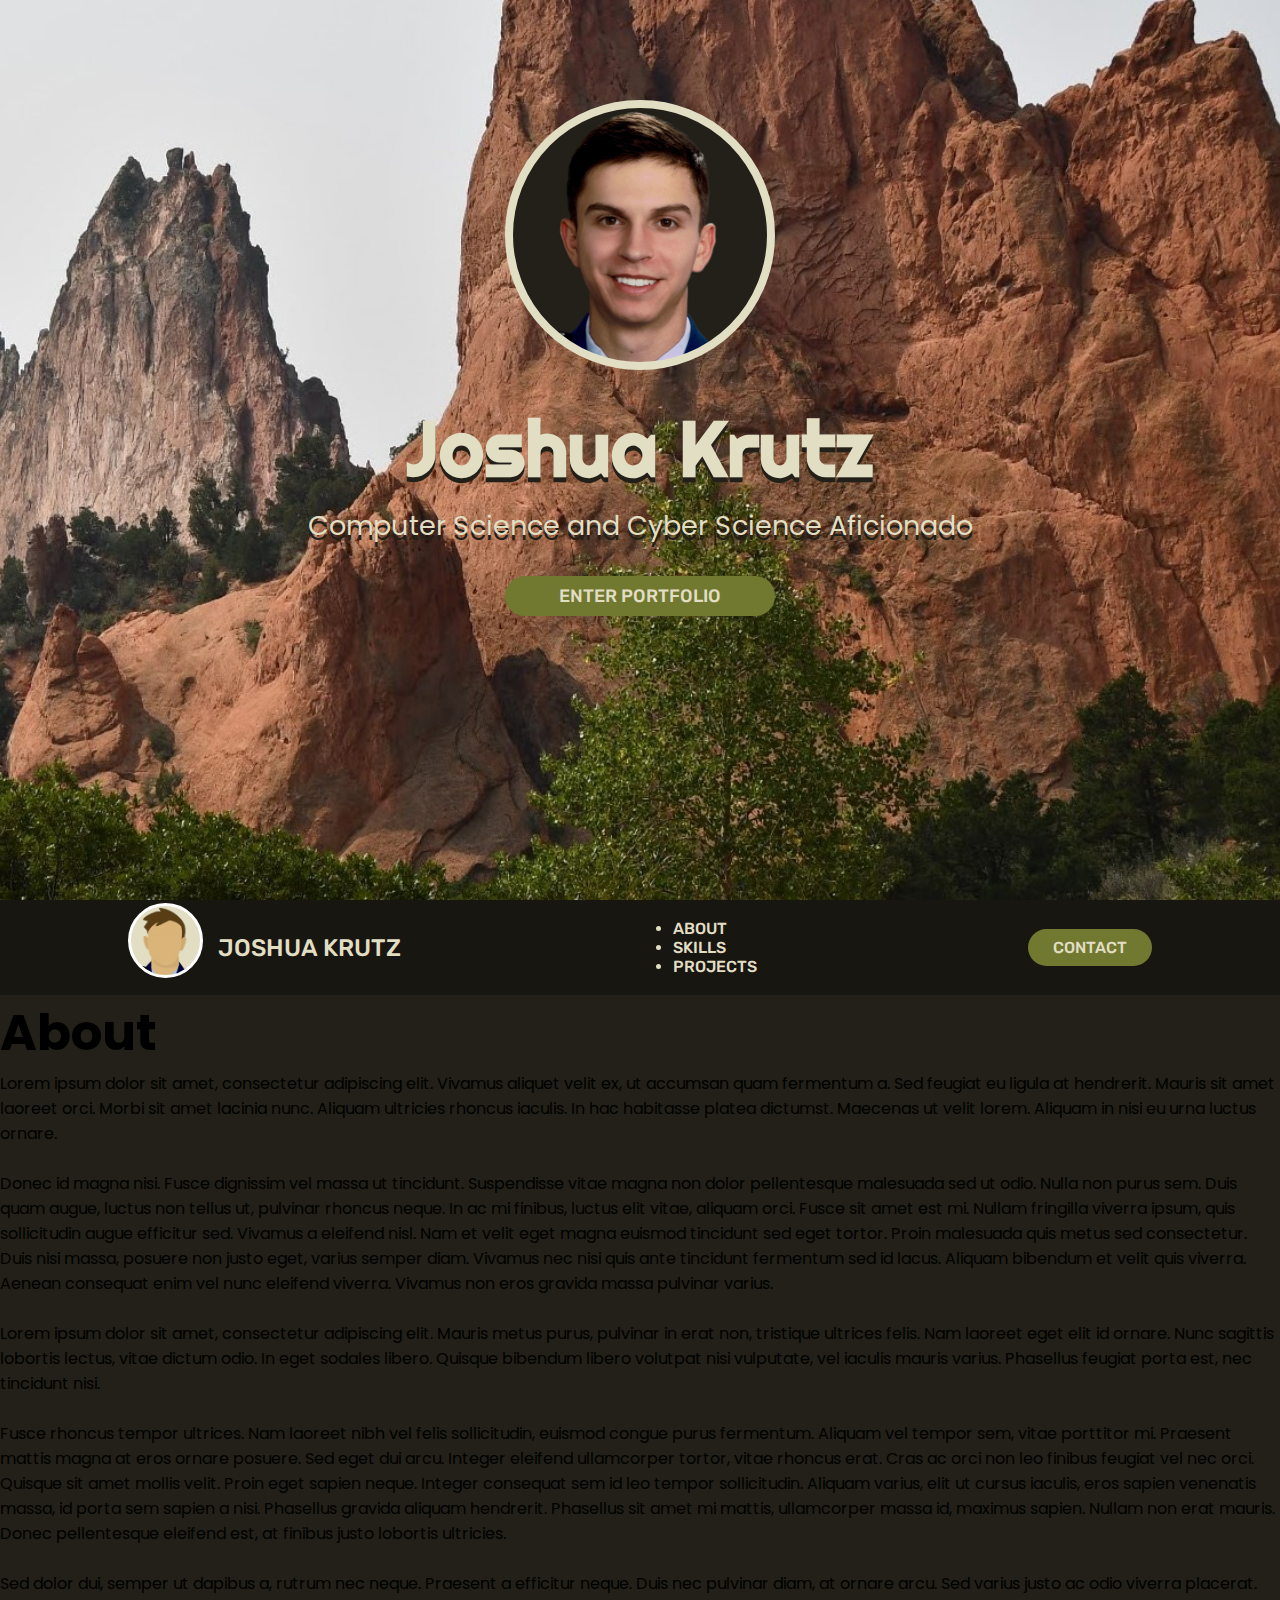
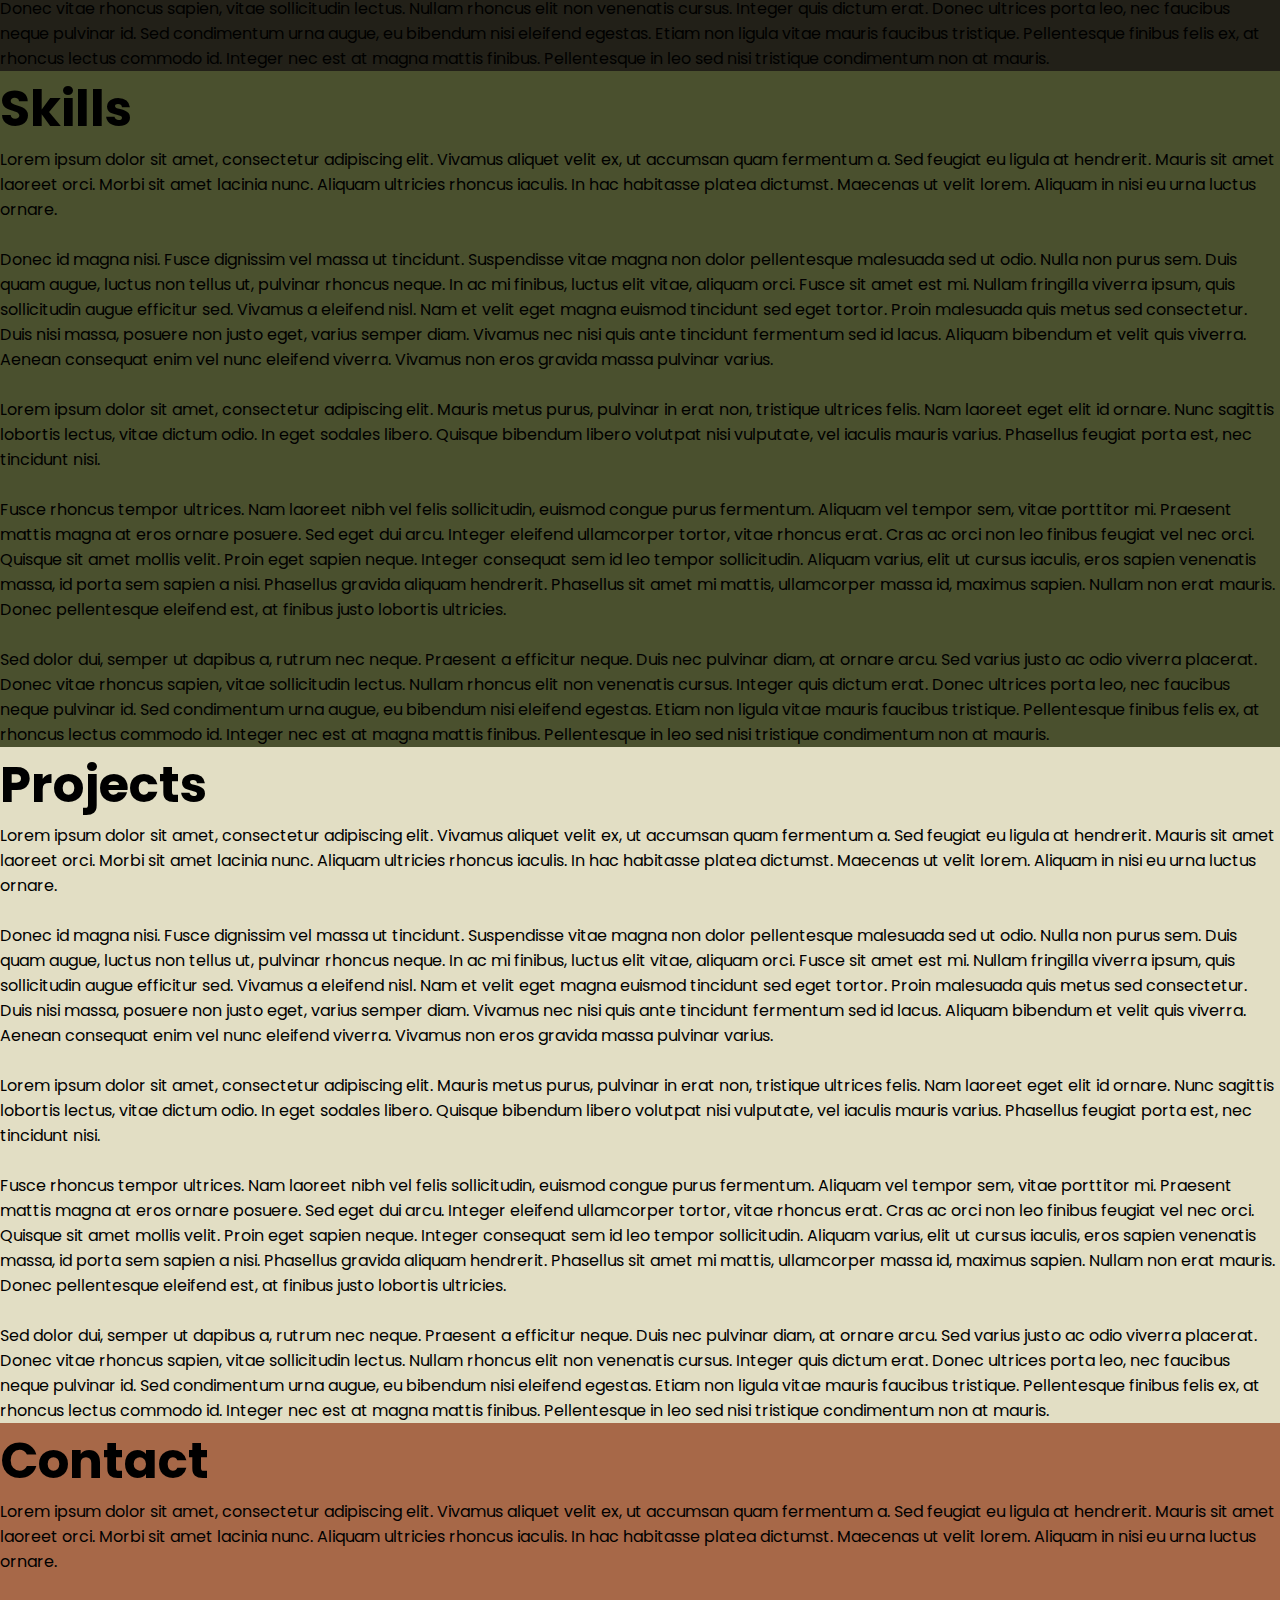
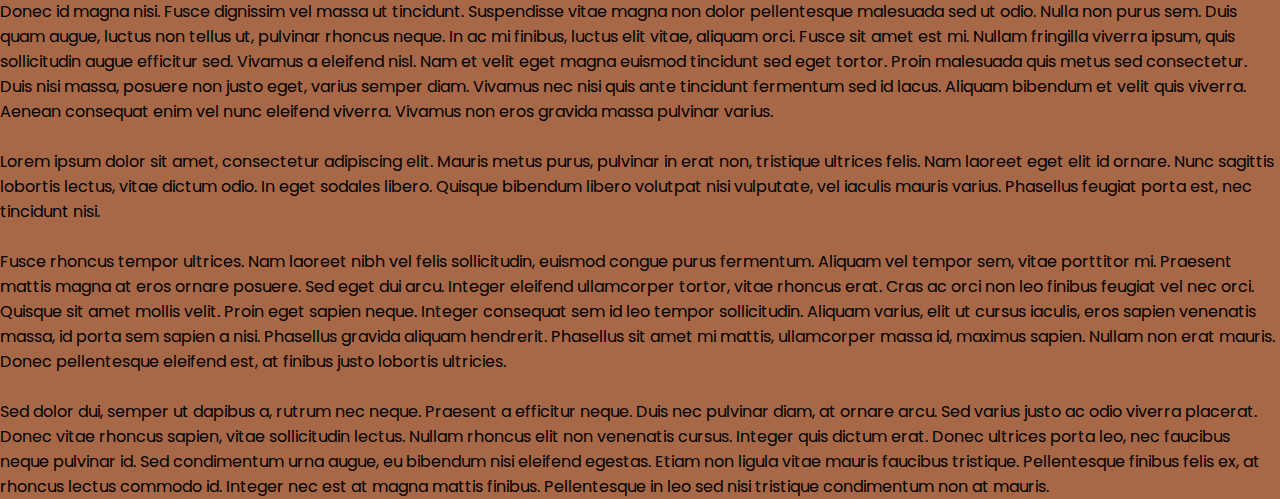
<file: index1.html>
<!DOCTYPE html>
<html>
<head>
    <title>Joshua Krutz | Portfolio</title>
    <link rel="stylesheet" href="styles.css">
    <meta name="viewport" content="width=device-width, initial-scale=1">

</head>
<body>
    <main class="scroll-container">
        <section class="parallax">
            <div class="circle" id="me"> </div>
            <h1>Joshua Krutz</h1>
            <p>Computer Science and Cyber Science Aficionado</p>
            <button id="call-button" onClick="document.getElementById('about').scrollIntoView({behavior: 'smooth'});">Enter Portfolio</button>
        </section>

        <header id="headerbar">
            <div class="circle" id="me"></div>
            <h2 class="logo">Joshua Krutz</h2>
            <nav>
                <ul class="menu">
                    <li><a href="#about">About</a></li>
                    <li><a href="#skills">Skills</a></li>
                    <li><a href="#projects">Projects</a></li>
                </ul>
            </nav>
            <a href="#contact"><button>Contact</button></a>
        </header>


        <section id="about">
            <h3>About</h3>
            <p>
                Lorem ipsum dolor sit amet, consectetur adipiscing elit. Vivamus aliquet velit ex, ut accumsan quam fermentum a. Sed feugiat eu ligula at hendrerit. Mauris sit amet laoreet orci. Morbi sit amet lacinia nunc. Aliquam ultricies rhoncus iaculis. In hac habitasse platea dictumst. Maecenas ut velit lorem. Aliquam in nisi eu urna luctus ornare.
                <br /><br />
                Donec id magna nisi. Fusce dignissim vel massa ut tincidunt. Suspendisse vitae magna non dolor pellentesque malesuada sed ut odio. Nulla non purus sem. Duis quam augue, luctus non tellus ut, pulvinar rhoncus neque. In ac mi finibus, luctus elit vitae, aliquam orci. Fusce sit amet est mi. Nullam fringilla viverra ipsum, quis sollicitudin augue efficitur sed. Vivamus a eleifend nisl. Nam et velit eget magna euismod tincidunt sed eget tortor. Proin malesuada quis metus sed consectetur. Duis nisi massa, posuere non justo eget, varius semper diam. Vivamus nec nisi quis ante tincidunt fermentum sed id lacus. Aliquam bibendum et velit quis viverra. Aenean consequat enim vel nunc eleifend viverra. Vivamus non eros gravida massa pulvinar varius.
                <br /><br />
                Lorem ipsum dolor sit amet, consectetur adipiscing elit. Mauris metus purus, pulvinar in erat non, tristique ultrices felis. Nam laoreet eget elit id ornare. Nunc sagittis lobortis lectus, vitae dictum odio. In eget sodales libero. Quisque bibendum libero volutpat nisi vulputate, vel iaculis mauris varius. Phasellus feugiat porta est, nec tincidunt nisi.
                <br /><br />
                Fusce rhoncus tempor ultrices. Nam laoreet nibh vel felis sollicitudin, euismod congue purus fermentum. Aliquam vel tempor sem, vitae porttitor mi. Praesent mattis magna at eros ornare posuere. Sed eget dui arcu. Integer eleifend ullamcorper tortor, vitae rhoncus erat. Cras ac orci non leo finibus feugiat vel nec orci. Quisque sit amet mollis velit. Proin eget sapien neque. Integer consequat sem id leo tempor sollicitudin. Aliquam varius, elit ut cursus iaculis, eros sapien venenatis massa, id porta sem sapien a nisi. Phasellus gravida aliquam hendrerit. Phasellus sit amet mi mattis, ullamcorper massa id, maximus sapien. Nullam non erat mauris. Donec pellentesque eleifend est, at finibus justo lobortis ultricies.
                <br /><br />
                Sed dolor dui, semper ut dapibus a, rutrum nec neque. Praesent a efficitur neque. Duis nec pulvinar diam, at ornare arcu. Sed varius justo ac odio viverra placerat. Donec vitae rhoncus sapien, vitae sollicitudin lectus. Nullam rhoncus elit non venenatis cursus. Integer quis dictum erat. Donec ultrices porta leo, nec faucibus neque pulvinar id. Sed condimentum urna augue, eu bibendum nisi eleifend egestas. Etiam non ligula vitae mauris faucibus tristique. Pellentesque finibus felis ex, at rhoncus lectus commodo id. Integer nec est at magna mattis finibus. Pellentesque in leo sed nisi tristique condimentum non at mauris.
            </p>
        </section>

        <section id="skills">
            <h3>Skills</h3>
            <p>
                Lorem ipsum dolor sit amet, consectetur adipiscing elit. Vivamus aliquet velit ex, ut accumsan quam fermentum a. Sed feugiat eu ligula at hendrerit. Mauris sit amet laoreet orci. Morbi sit amet lacinia nunc. Aliquam ultricies rhoncus iaculis. In hac habitasse platea dictumst. Maecenas ut velit lorem. Aliquam in nisi eu urna luctus ornare.
                <br /><br />
                Donec id magna nisi. Fusce dignissim vel massa ut tincidunt. Suspendisse vitae magna non dolor pellentesque malesuada sed ut odio. Nulla non purus sem. Duis quam augue, luctus non tellus ut, pulvinar rhoncus neque. In ac mi finibus, luctus elit vitae, aliquam orci. Fusce sit amet est mi. Nullam fringilla viverra ipsum, quis sollicitudin augue efficitur sed. Vivamus a eleifend nisl. Nam et velit eget magna euismod tincidunt sed eget tortor. Proin malesuada quis metus sed consectetur. Duis nisi massa, posuere non justo eget, varius semper diam. Vivamus nec nisi quis ante tincidunt fermentum sed id lacus. Aliquam bibendum et velit quis viverra. Aenean consequat enim vel nunc eleifend viverra. Vivamus non eros gravida massa pulvinar varius.
                <br /><br />
                Lorem ipsum dolor sit amet, consectetur adipiscing elit. Mauris metus purus, pulvinar in erat non, tristique ultrices felis. Nam laoreet eget elit id ornare. Nunc sagittis lobortis lectus, vitae dictum odio. In eget sodales libero. Quisque bibendum libero volutpat nisi vulputate, vel iaculis mauris varius. Phasellus feugiat porta est, nec tincidunt nisi.
                <br /><br />
                Fusce rhoncus tempor ultrices. Nam laoreet nibh vel felis sollicitudin, euismod congue purus fermentum. Aliquam vel tempor sem, vitae porttitor mi. Praesent mattis magna at eros ornare posuere. Sed eget dui arcu. Integer eleifend ullamcorper tortor, vitae rhoncus erat. Cras ac orci non leo finibus feugiat vel nec orci. Quisque sit amet mollis velit. Proin eget sapien neque. Integer consequat sem id leo tempor sollicitudin. Aliquam varius, elit ut cursus iaculis, eros sapien venenatis massa, id porta sem sapien a nisi. Phasellus gravida aliquam hendrerit. Phasellus sit amet mi mattis, ullamcorper massa id, maximus sapien. Nullam non erat mauris. Donec pellentesque eleifend est, at finibus justo lobortis ultricies.
                <br /><br />
                Sed dolor dui, semper ut dapibus a, rutrum nec neque. Praesent a efficitur neque. Duis nec pulvinar diam, at ornare arcu. Sed varius justo ac odio viverra placerat. Donec vitae rhoncus sapien, vitae sollicitudin lectus. Nullam rhoncus elit non venenatis cursus. Integer quis dictum erat. Donec ultrices porta leo, nec faucibus neque pulvinar id. Sed condimentum urna augue, eu bibendum nisi eleifend egestas. Etiam non ligula vitae mauris faucibus tristique. Pellentesque finibus felis ex, at rhoncus lectus commodo id. Integer nec est at magna mattis finibus. Pellentesque in leo sed nisi tristique condimentum non at mauris.
            </p>
        </section>

        <section id="projects">
            <h3>Projects</h3>
            <p>
                Lorem ipsum dolor sit amet, consectetur adipiscing elit. Vivamus aliquet velit ex, ut accumsan quam fermentum a. Sed feugiat eu ligula at hendrerit. Mauris sit amet laoreet orci. Morbi sit amet lacinia nunc. Aliquam ultricies rhoncus iaculis. In hac habitasse platea dictumst. Maecenas ut velit lorem. Aliquam in nisi eu urna luctus ornare.
                <br /><br />
                Donec id magna nisi. Fusce dignissim vel massa ut tincidunt. Suspendisse vitae magna non dolor pellentesque malesuada sed ut odio. Nulla non purus sem. Duis quam augue, luctus non tellus ut, pulvinar rhoncus neque. In ac mi finibus, luctus elit vitae, aliquam orci. Fusce sit amet est mi. Nullam fringilla viverra ipsum, quis sollicitudin augue efficitur sed. Vivamus a eleifend nisl. Nam et velit eget magna euismod tincidunt sed eget tortor. Proin malesuada quis metus sed consectetur. Duis nisi massa, posuere non justo eget, varius semper diam. Vivamus nec nisi quis ante tincidunt fermentum sed id lacus. Aliquam bibendum et velit quis viverra. Aenean consequat enim vel nunc eleifend viverra. Vivamus non eros gravida massa pulvinar varius.
                <br /><br />
                Lorem ipsum dolor sit amet, consectetur adipiscing elit. Mauris metus purus, pulvinar in erat non, tristique ultrices felis. Nam laoreet eget elit id ornare. Nunc sagittis lobortis lectus, vitae dictum odio. In eget sodales libero. Quisque bibendum libero volutpat nisi vulputate, vel iaculis mauris varius. Phasellus feugiat porta est, nec tincidunt nisi.
                <br /><br />
                Fusce rhoncus tempor ultrices. Nam laoreet nibh vel felis sollicitudin, euismod congue purus fermentum. Aliquam vel tempor sem, vitae porttitor mi. Praesent mattis magna at eros ornare posuere. Sed eget dui arcu. Integer eleifend ullamcorper tortor, vitae rhoncus erat. Cras ac orci non leo finibus feugiat vel nec orci. Quisque sit amet mollis velit. Proin eget sapien neque. Integer consequat sem id leo tempor sollicitudin. Aliquam varius, elit ut cursus iaculis, eros sapien venenatis massa, id porta sem sapien a nisi. Phasellus gravida aliquam hendrerit. Phasellus sit amet mi mattis, ullamcorper massa id, maximus sapien. Nullam non erat mauris. Donec pellentesque eleifend est, at finibus justo lobortis ultricies.
                <br /><br />
                Sed dolor dui, semper ut dapibus a, rutrum nec neque. Praesent a efficitur neque. Duis nec pulvinar diam, at ornare arcu. Sed varius justo ac odio viverra placerat. Donec vitae rhoncus sapien, vitae sollicitudin lectus. Nullam rhoncus elit non venenatis cursus. Integer quis dictum erat. Donec ultrices porta leo, nec faucibus neque pulvinar id. Sed condimentum urna augue, eu bibendum nisi eleifend egestas. Etiam non ligula vitae mauris faucibus tristique. Pellentesque finibus felis ex, at rhoncus lectus commodo id. Integer nec est at magna mattis finibus. Pellentesque in leo sed nisi tristique condimentum non at mauris.
            </p>
        </section>

        <section id="contact">
            <h3>Contact</h3>
            <p>
                Lorem ipsum dolor sit amet, consectetur adipiscing elit. Vivamus aliquet velit ex, ut accumsan quam fermentum a. Sed feugiat eu ligula at hendrerit. Mauris sit amet laoreet orci. Morbi sit amet lacinia nunc. Aliquam ultricies rhoncus iaculis. In hac habitasse platea dictumst. Maecenas ut velit lorem. Aliquam in nisi eu urna luctus ornare.
                <br /><br />
                Donec id magna nisi. Fusce dignissim vel massa ut tincidunt. Suspendisse vitae magna non dolor pellentesque malesuada sed ut odio. Nulla non purus sem. Duis quam augue, luctus non tellus ut, pulvinar rhoncus neque. In ac mi finibus, luctus elit vitae, aliquam orci. Fusce sit amet est mi. Nullam fringilla viverra ipsum, quis sollicitudin augue efficitur sed. Vivamus a eleifend nisl. Nam et velit eget magna euismod tincidunt sed eget tortor. Proin malesuada quis metus sed consectetur. Duis nisi massa, posuere non justo eget, varius semper diam. Vivamus nec nisi quis ante tincidunt fermentum sed id lacus. Aliquam bibendum et velit quis viverra. Aenean consequat enim vel nunc eleifend viverra. Vivamus non eros gravida massa pulvinar varius.
                <br /><br />
                Lorem ipsum dolor sit amet, consectetur adipiscing elit. Mauris metus purus, pulvinar in erat non, tristique ultrices felis. Nam laoreet eget elit id ornare. Nunc sagittis lobortis lectus, vitae dictum odio. In eget sodales libero. Quisque bibendum libero volutpat nisi vulputate, vel iaculis mauris varius. Phasellus feugiat porta est, nec tincidunt nisi.
                <br /><br />
                Fusce rhoncus tempor ultrices. Nam laoreet nibh vel felis sollicitudin, euismod congue purus fermentum. Aliquam vel tempor sem, vitae porttitor mi. Praesent mattis magna at eros ornare posuere. Sed eget dui arcu. Integer eleifend ullamcorper tortor, vitae rhoncus erat. Cras ac orci non leo finibus feugiat vel nec orci. Quisque sit amet mollis velit. Proin eget sapien neque. Integer consequat sem id leo tempor sollicitudin. Aliquam varius, elit ut cursus iaculis, eros sapien venenatis massa, id porta sem sapien a nisi. Phasellus gravida aliquam hendrerit. Phasellus sit amet mi mattis, ullamcorper massa id, maximus sapien. Nullam non erat mauris. Donec pellentesque eleifend est, at finibus justo lobortis ultricies.
                <br /><br />
                Sed dolor dui, semper ut dapibus a, rutrum nec neque. Praesent a efficitur neque. Duis nec pulvinar diam, at ornare arcu. Sed varius justo ac odio viverra placerat. Donec vitae rhoncus sapien, vitae sollicitudin lectus. Nullam rhoncus elit non venenatis cursus. Integer quis dictum erat. Donec ultrices porta leo, nec faucibus neque pulvinar id. Sed condimentum urna augue, eu bibendum nisi eleifend egestas. Etiam non ligula vitae mauris faucibus tristique. Pellentesque finibus felis ex, at rhoncus lectus commodo id. Integer nec est at magna mattis finibus. Pellentesque in leo sed nisi tristique condimentum non at mauris.
            </p>
        </section>
    </main>
    <footer>
    </footer>
    <script src="scroll.js"></script>
</body>
</html>
</file>
<file: styles.css>
@import url('https://fonts.googleapis.com/css2?family=Montserrat:wght@400;500&family=Poppins&family=Rubik&family=Righteous&display=swap');
* {
    box-sizing: border-box;
    margin: 0;
    padding: 0;
}

html {
    height: 100vh;
    overflow: hidden;
    overflow-y: scroll;
    padding: 0px;
    scroll-behavior: smooth;
    scroll-snap-type: y mandatory;
    scroll-padding-top: 95px;
    scroll-snap-stop: always;
}

/* If the screen size is 601px wide or more, set the font-size of <div> to 80px */
@media screen and (min-width: 601px) {
    html {
        scroll-padding-top: 95px;
    }
}

/* If the screen size is 600px wide or less, set the font-size of <div> to 30px */
@media screen and (max-width: 600px) {
    html {
        scroll-snap-type: y proximity;
        scroll-padding-top: 10vh;
    }
}

/* If the screen size is 600px wide or less, set the font-size of <div> to 30px */
@media screen and (max-height: 900px) {
    html {
        scroll-snap-type: y proximity;
        scroll-padding-top: 10vh;
    }
}

body:after {
    position: absolute;
    width: 0;
    height: 0;
    overflow: hidden;
    z-index: -1;
    content: url("images/avatar.png") url("images/Krutz_Headshot.png");
}

li, a, button, .logo {
    font-family: "Rubik", "Montserrat", "Poppins", sans-serif;
    font-weight: 500;
    font-size: 16px;
    color: #e2dec4;
    text-decoration: none;
    background: rgba(0,0,0,0);
    text-transform: uppercase;
}

h3, p {
    font-family: "Poppins", sans-serif;
}

header {
    scroll-behavior: smooth;
    z-index: 3;
    display: flex;
    justify-content: space-between;
    align-items: center;
    padding: 10px 10%;
}

.logo {
    font-size: 24px;
    visibility: visible;
    margin-left: 90px;
}

/* If the screen size is 601px wide or more, set the font-size of <div> to 80px */
@media screen and (min-width: 601px) {
    .logo {
        visibility: visible;
    }
}

/* If the screen size is 600px wide or less, set the font-size of <div> to 30px */
@media screen and (max-width: 600px) {
    .logo {
        display: none;
    }
    #contact-btn {
        display: none;
    }
    header {
        transition: all 0s ease 0s;
    }
}

#menu {
    list-style: none;
    display: flex;
}

    #menu li {
        display: inline-block;
        padding: 0px 20px;
    }

    #menu li a {
        transition: all 0.3s ease 0s;
        cursor: pointer;
    }

#menu li a:hover{
    color: #727931;
}

        

button {
    padding: 9px 25px;
    background-color: rgba(113, 121, 49, 1);
    border: none;
    border-radius: 50px;
    cursor: pointer;
    transition: all 0.3s ease 0s;
}

button:hover {
    background-color: rgba(113, 121, 49, 0.8);
}

.parallax {
    background-image: url("images/colorado.jpg");
    background-attachment: fixed;
    background-position: center;
    background-repeat: no-repeat;
    background-size: cover;
}

@media only screen and (max-device-width: 1366px) {
    .parallax {
        background-attachment: scroll;
    }
}

#me {
    background-color: #222018;
    border-radius: 100%;
    top: 0;
    width: 500px;
    height: 500px;
    background-image: url("images/Krutz_Headshot.png");
    background-size: cover;
    transition: all 0.3s steps(10, start) 0s;
    border: 8px solid #E2DEC4;
    margin: 0 auto;
}
    #me:hover {
        background-image: url("images/avatar.png");
        background-size: cover;
        transition: all 0.3s steps(10, start) 0s;
    }


#headerbar {
    background-color: #181611;
    position: -webkit-sticky;
    position: sticky;
    top: 0;
    z-index: 9;
    height: 95px;
    text-transform: uppercase;
    width: 100%;
}
/* If the screen size is 601px wide or more, set the font-size of <div> to 80px */
@media screen and (min-width: 601px) {
    #headerbar {
        height: 95px;
    }
}

/* If the screen size is 600px wide or less, set the font-size of <div> to 30px */
@media screen and (max-width: 600px) {
    #headerbar {
        height: 10vh;
        -webkit-transform: translate3d(0,0,0);
    }
}


#headerbar #me {
    background: #E2DEC4;
    border-radius: 100%;
    top: 0;
    width: 75px;
    height: 75px;
    background-image: url("images/avatar.png");
    background-size: cover;
    border: 3px solid white;
    margin-top: 2.5px;
    position: absolute;
}

    #logoandpic{
        width: 50%;
        display: flex;
        height: 100%;
        align-items: center;
        justify-content: left;
    }


    #me:hover {
        background-image: url("images/avatar.png");
        background-size: cover;
        transition: all 0.3s steps(10, start) 0s;
    }


/* If the screen size is 601px wide or more, set the font-size of <div> to 80px */
@media screen and (min-width: 601px) {
    #headerbar div.class {
        width: 75px;
        height: 75px;
    }
}

/* If the screen size is 600px wide or less, set the font-size of <div> to 30px */
@media screen and (max-width: 600px) {
    #headerbar div.class {
        width: 25vw;
        height: 25vw;
    }
}

.parallax {
    font-family: "Righteous", sans-serif;
    font-weight: 400;
    color: #E2DEC4;
    text-shadow: 0px 5px #222018;
    text-align: center;
    width: 100%;
}

.parallax h1 {
    font-size: 64px;
    background: transparent;
    margin-top: 30px;
}

/* If the screen size is 601px wide or more, set the font-size of <div> to 80px */
@media screen and (min-width: 601px) {
    .parallax h1 {
        font-size: 64px;
    }
}

/* If the screen size is 600px wide or less, set the font-size of <div> to 30px */
@media screen and (max-width: 600px) {
    .parallax h1 {
        font-size: 10vw;
    }
}

/* If the screen size is 600px wide or less, set the font-size of <div> to 30px */
@media screen and (max-height: 900px) {
    .parallax h1 {
        font-size: min(6vw, 10vh);
    }
}

.parallax p {
    font-size: 32px;
    width: 60%;
    margin: 0 auto;
    margin-top: 10px;
    background: transparent;
}

/* If the screen size is 601px wide or more, set the font-size of <div> to 80px */
@media screen and (min-width: 601px) {
    .parallax p {
        font-size: 32px;
    }
}

/* If the screen size is 600px wide or less, set the font-size of <div> to 30px */
@media screen and (max-width: 600px) {
    .parallax p {
        font-size: 5vw;
    }
}

/* If the screen size is 600px wide or less, set the font-size of <div> to 30px */
@media screen and (max-height: 900px) {
    .parallax p {
        font-size: min(3vh, 5vw);
    }
}

.parallax button {
    margin-top: 30px;
    scroll-behavior: smooth;
    width: 250px;
}

/* If the screen size is 351px wide or more, set the font-size of <div> to 80px */
@media screen and (min-width: 351px) {
    .parallax button {
        width: 250px;
    }
}

/* If the screen size is 350px wide or less, set the font-size of <div> to 30px */
@media screen and (max-width: 350px) {
    .parallax button {
        width: min(20vh, 50vw);
        font-size: min(2vh, 5vw);
    }
}

@media screen and (max-height: 900px) {
    .parallax button {
        width: min(30vh, 50vw);
        font-size: min(2vh, 5vw);
    }
}

    .parallax #me{
        margin-top: 100px;
    }

/* If the screen size is 601px wide or more, set the font-size of <div> to 80px */
@media screen and (min-width: 601px) {
    .parallax #me {
        width: 450px;
        height: 450px;
    }
}

/* If the screen size is 600px wide or less, set the font-size of <div> to 30px */
@media screen and (max-width: 600px) {
    .parallax #me {
        width: 75vw;
        height: 75vw;
    }
}

/* If the screen size is 600px wide or less, set the font-size of <div> to 30px */
@media screen and (max-height: 900px) {
    .parallax #me {
        width: 30vh;
        height: 30vh;
    }
}

.hidden-list{
    display:none;
}
/* If the screen size is 600px wide or less, set the font-size of <div> to 30px */
@media screen and (max-width: 600px) {
    .hidden-list {
        display: inline-block;
    }

    #menu {
        display: table;
    }

        #menu #firstrow {
            display: table-row;
        }

        #menu #secondrow {
            display: table-row;
        }

        #menu li {
            display: table-cell;
        }

            #menu li:nth-child( odd ) {
                text-align: left;
            }

            #menu li:nth-child( even ) {
                text-align: right;
            }
}
section {
    transition: all 1s ease 0s;
    height: calc(100vh - 95px);
    scroll-snap-align: center;
    overflow: hidden;
}

/* If the screen size is 601px wide or more, set the font-size of <div> to 80px */
@media screen and (min-width: 601px) {
    section {
        height: calc(100vh - 95px);
    }
}

/* If the screen size is 600px wide or less, set the font-size of <div> to 30px */
@media screen and (max-width: 600px) {
    section {
        height: fit-content;
    }
}

/* If the screen size is 600px wide or less, set the font-size of <div> to 30px */
@media screen and (max-height: 900px) {
    section {
        height: fit-content;
    }
}

    section.parallax {
        height: 100vh;
    }

    #about {
        background-color: #222018;
    }

        #about div {
            padding: 40px;
            width: 60%;
            margin: 0 auto;
            color: #A2B7CB;
            transition: all 0.3s steps(10, start) 0s;
        }


    /* If the screen size is 1351px wide or more, set the font-size of <div> to 80px */
    @media screen and (min-width: 1351px) {
        #about div {
            width: 60%;
            padding: 40px;
        }
    }

    /* If the screen size is 1350px wide or less, set the font-size of <div> to 30px */
    @media screen and (max-width: 1350px) {
        #about div {
            width: 90vw;
            padding: 10px;
        }
    }


    #skills {
        background-color: #4A502E;
    }

        #skills div {
            padding: 40px;
            width: 60%;
            margin: 0 auto;
            color: #E2DEC4;
            transition: all 0.3s steps(10, start) 0s;
        }

    /* If the screen size is 1351px wide or more, set the font-size of <div> to 80px */
    @media screen and (min-width: 1351px) {
        #skills div {
            width: 60%;
            padding: 40px;
        }
    }

    /* If the screen size is 1350px wide or less, set the font-size of <div> to 30px */
    @media screen and (max-width: 1350px) {
        #skills div {
            width: 90vw;
            padding: 10px;
        }
    }

    #projects {
        background-color: #E2DEC4;
    }

        #projects div {
            padding: 40px;
            width: 60%;
            margin: 0 auto;
            color: #4A502E;
            transition: all 0.3s steps(10, start) 0s;
        }

    /* If the screen size is 1351px wide or more, set the font-size of <div> to 80px */
    @media screen and (min-width: 1351px) {
        #projects div {
            width: 60%;
            padding: 40px;
        }
    }

    /* If the screen size is 1350px wide or less, set the font-size of <div> to 30px */
    @media screen and (max-width: 1350px) {
        #projects div {
            width: 90vw;
            padding: 10px;
        }
    }

    #contact {
        background-color: #A76848;
    }

        #contact div {
            padding: 40px;
            width: 60%;
            margin: 0 auto;
            color: #181611;
            transition: all 0.3s steps(10, start) 0s;
        }

    /* If the screen size is 1351px wide or more, set the font-size of <div> to 80px */
    @media screen and (min-width: 1351px) {
        #contact div {
            width: 60%;
            padding: 40px;
        }
    }

    /* If the screen size is 1350px wide or less, set the font-size of <div> to 30px */
    @media screen and (max-width: 1350px) {
        #contact div {
            width: 90vw;
            padding: 10px;
        }
    }

/* If the screen size is 601px wide or more, set the font-size of <div> to 80px */
@media screen and (min-width: 601px) {
    h3 {
        font-size: 50px;
    }
}

/* If the screen size is 600px wide or less, set the font-size of <div> to 30px */
@media screen and (max-width: 600px) {
    h3 {
        font-size: 9vw;
    }
}

p {
    font-size: 2.3vw;
    transition: all 0.3s steps(10, start) 0s;
}

/* If the screen size is 900px wide or more, set the font-size of <div> to 80px */
@media screen and (min-width: 900px) {
    p {
        font-size: 16px;
    }
}

/* If the screen size is 400px wide or less, set the font-size of <div> to 30px */
@media screen and (max-width: 400px) {
    p {
        font-size: 3.4vw;
    }
}
</file>
<file: projects/styles.css>
body {
    height: 100vh;
    overflow: hidden;
}

section {
    height: 100vh;
    background: purple;
}

#about {
    background: red;
}

#skills {
    background: yellow;
}

#projects {
    background: green;
}

#contact {
    background: blue;
}
</file>
